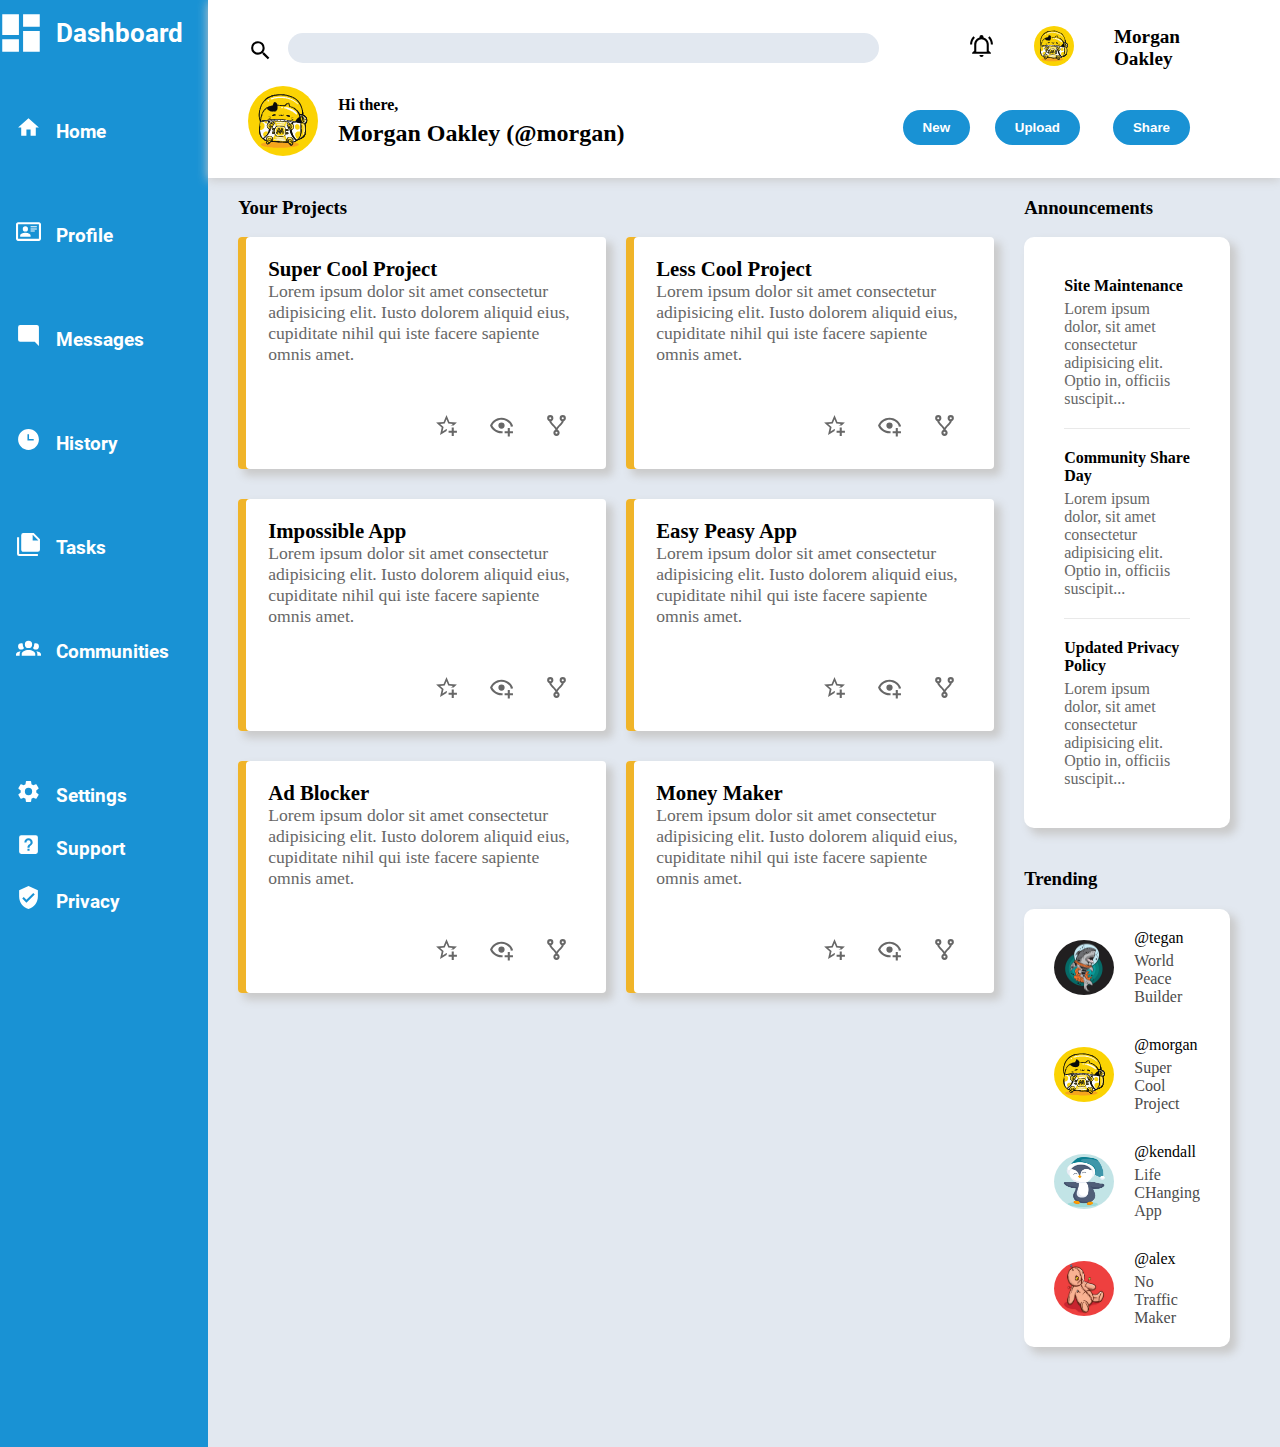
<file: index.html>
<!DOCTYPE html>
<html lang="en">
<head>
    <meta charset="UTF-8">
    <meta name="viewport" content="width=device-width, initial-scale=1.0">
    <title>Template</title>
    <link rel="stylesheet" href="./styles.css">
</head>
<body>
    <div class="container">

        <div class="sidebar">
            <div class="title">
                <h1>Dashboard</h1>
            </div>
            <div class="nav-top">
                <a href="">Home</a>
                <a href="">Profile</a>
                <a href="">Messages</a>
                <a href="">History</a>
                <a href="">Tasks</a>
                <a href="">Communities</a>
            </div>
            <div class="nav-bottom">
                <a href="">Settings</a>
                <a href="">Support</a>
                <a href="">Privacy</a>
            </div>
        </div>



        <div class="header">
            <div class="top">
                <div class="top-left">
                    <label class="search-icon" for="search"></label>
                    <input type="search" id="search">
                </div>
                <div class="top-right">
                    <a href="" class="bell"></a>
                    <a href=""></a>
                    <h2>Morgan Oakley</h2>
                </div>
            </div>
            <div class="bottom">
                <div class="bottom-left">
                    <a href="" class="profile-pic"></a>
                    <p>Hi there,</p>
                    <h2>Morgan Oakley (<a href="">@morgan</a>)</h2>

                </div>
                <div class="bottom-right">
                    <button>New</button>
                    <button>Upload</button>
                    <button>Share</button>
                </div>
            </div>
        </div>

        <div class="main-area">
            <div class="main-left">
                <h3>Your Projects</h3>
            <div class="cards">
                <div class="card-1">
                    <h4>Super Cool Project</h4>
                    <p>Lorem ipsum dolor sit amet consectetur adipisicing elit. Iusto dolorem aliquid eius, cupiditate nihil qui iste facere sapiente omnis amet.</p>
                    <div>
                        <span></span>
                        <span></span>
                        <span></span>
                    </div>
                </div>
                <div class="card-2">
                    <h4>Less Cool Project</h4>
                    <p>Lorem ipsum dolor sit amet consectetur adipisicing elit. Iusto dolorem aliquid eius, cupiditate nihil qui iste facere sapiente omnis amet.</p>
                    <div>
                        <span></span>
                        <span></span>
                        <span></span>
                    </div>
                </div>
                <div class="card-3">
                    <h4>Impossible App</h4>
                    <p>Lorem ipsum dolor sit amet consectetur adipisicing elit. Iusto dolorem aliquid eius, cupiditate nihil qui iste facere sapiente omnis amet.</p>
                    <div>
                        <span></span>
                        <span></span>
                        <span></span>
                    </div>
                </div>
                <div class="card-4">
                    <h4>Easy Peasy App</h4>
                    <p>Lorem ipsum dolor sit amet consectetur adipisicing elit. Iusto dolorem aliquid eius, cupiditate nihil qui iste facere sapiente omnis amet.</p>
                    <div>
                        <span></span>
                        <span></span>
                        <span></span>
                    </div>
                </div>
                <div class="card-5">
                    <h4>Ad Blocker</h4>
                    <p>Lorem ipsum dolor sit amet consectetur adipisicing elit. Iusto dolorem aliquid eius, cupiditate nihil qui iste facere sapiente omnis amet.</p>
                    <div>
                        <span></span>
                        <span></span>
                        <span></span>
                    </div>
                </div>
                <div class="card-6">
                    <h4>Money Maker</h4>
                    <p>Lorem ipsum dolor sit amet consectetur adipisicing elit. Iusto dolorem aliquid eius, cupiditate nihil qui iste facere sapiente omnis amet.</p>
                    <div>
                        <span></span>
                        <span></span>
                        <span></span>
                    </div>
                </div>
            </div>
        </div>
            <div class="main-right">
                <h3>Announcements</h3>
            <div class="cards-top">
                <div class="card-top-1">
                    <h4>Site Maintenance</h4>
                    <p>Lorem ipsum dolor, sit amet consectetur adipisicing elit. Optio in, officiis suscipit...</p>
                </div>
                <div class="card-top-2">
                    <h4>Community Share Day</h4>
                    <p>Lorem ipsum dolor, sit amet consectetur adipisicing elit. Optio in, officiis suscipit...</p>
                </div>
                <div class="card-top-3">
                    <h4>Updated Privacy Policy</h4>
                    <p>Lorem ipsum dolor, sit amet consectetur adipisicing elit. Optio in, officiis suscipit...</p>
                </div>
            </div>
            <h3>Trending</h3>
            <div class="cards-bottom">
                <img src="png/shark.jpg" alt="" width="60px" height="55px" style="border-radius: 50%;">
                <div class="card-bottom-1">
                    <h4>@tegan</h4>
                    <p>World Peace Builder</p>
                </div>
                <img src="svgs/cat.svg" alt="" width="60px" height="55px" style="border-radius: 50%;">
                <div class="card-bottom-2">
                    <h4>@morgan</h4>
                    <p>Super Cool Project</p>
                </div>
                <img src="png/penguin.png" alt="" width="60px" height="55px" style="border-radius: 50%;">
                <div class="card-bottom-3">
                    <h4>@kendall</h4>
                    <p>Life CHanging App</p>
                </div>
                <img src="png/sad.jpg" alt="" width="60px" height="55px" style="border-radius: 50%;">
                <div class="card-bottom-4">
                    <h4>@alex</h4>
                    <p>No Traffic Maker</p>
                </div>
            </div>
        </div>





            </div>
        </div>


    </div>
</body>
</html>
</file>
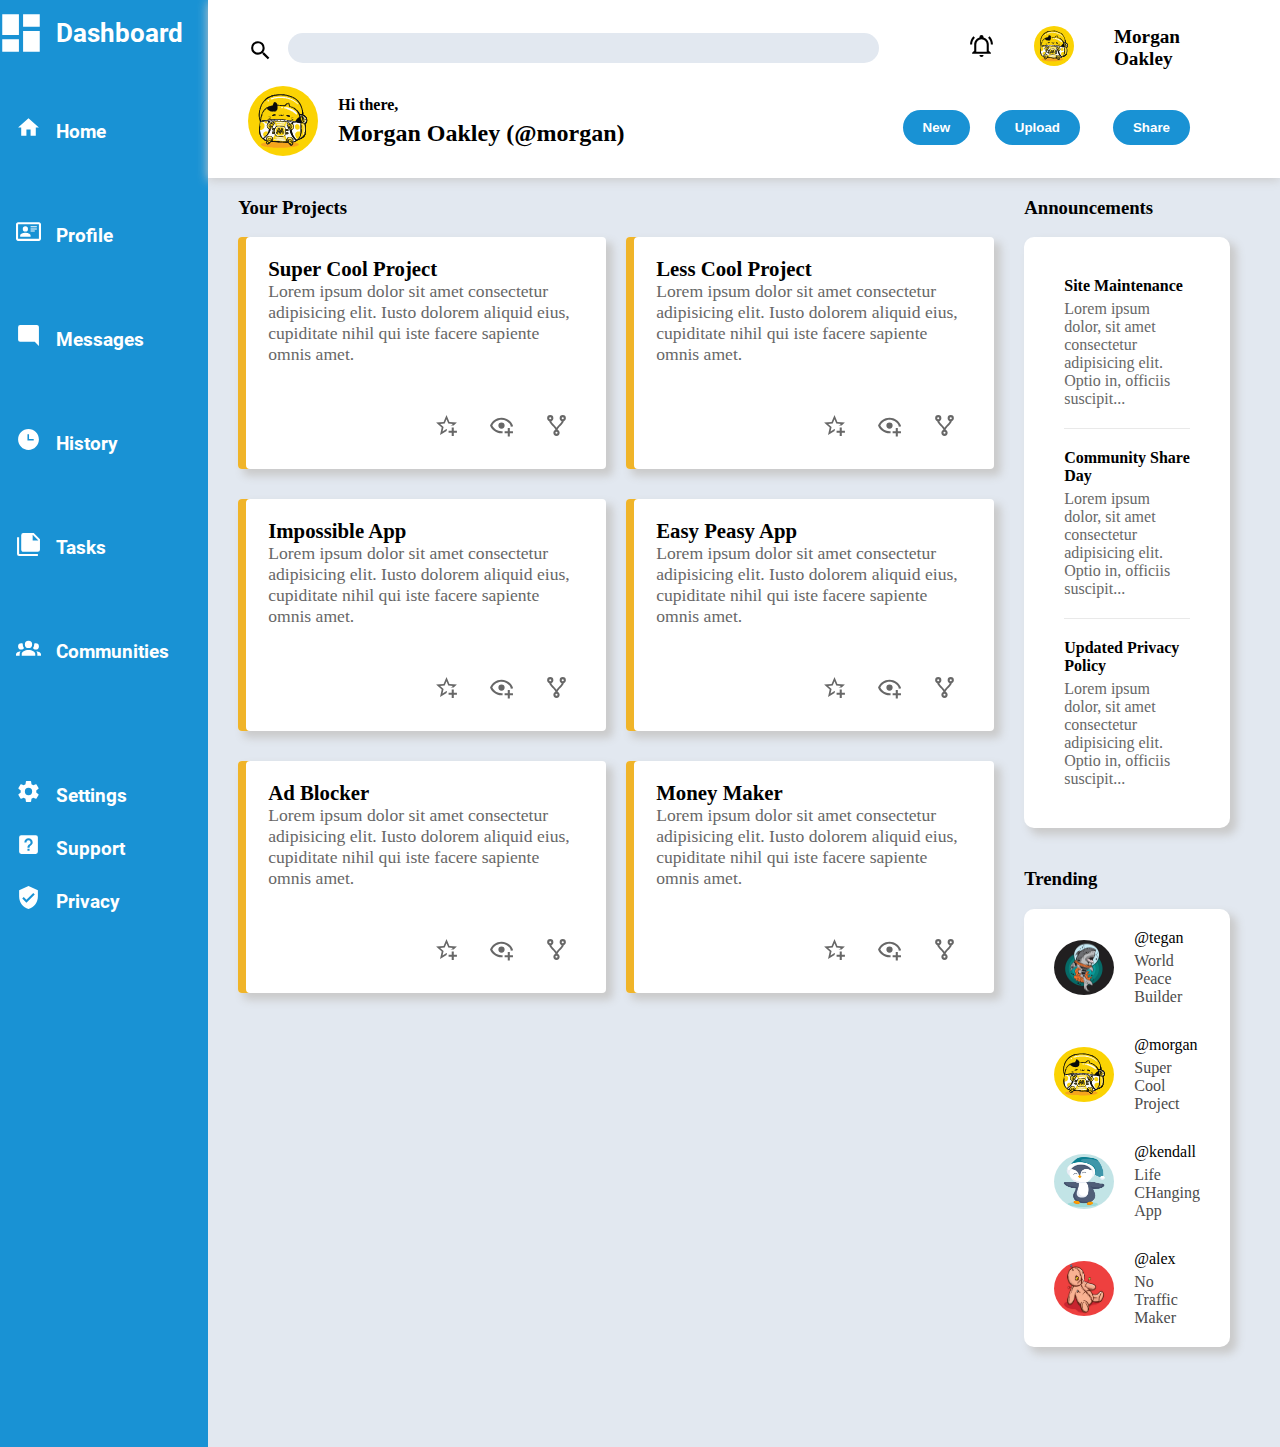
<file: test.html>
<!DOCTYPE html>
<html lang="en">
<head>
    <meta charset="UTF-8">
    <meta name="viewport" content="width=device-width, initial-scale=1.0">
    <title>Template</title>
    <link rel="stylesheet" href="./teststyles.css">
</head>
<body>
    <div class="container">

        <div class="sidebar">
            <div class="title">
                <h1>Dashboard</h1>
            </div>
            <div class="nav-top">
                <a href="">Home</a>
                <a href="">Profile</a>
                <a href="">Messages</a>
                <a href="">History</a>
                <a href="">Tasks</a>
                <a href="">Communities</a>
            </div>
            <div class="nav-bottom">
                <a href="">Settings</a>
                <a href="">Support</a>
                <a href="">Privacy</a>
            </div>
        </div>



        <div class="header">
            <div class="top">
                <div class="top-left">
                    <label class="search-icon" for="search"></label>
                    <input type="search" id="search">
                </div>
                <div class="top-right">
                    <a href="" class="bell"></a>
                    <a href=""></a>
                    <h2>Morgan Oakley</h2>
                </div>
            </div>
            <div class="bottom">
                <div class="bottom-left">
                    <a href="" class="profile-pic"></a>
                    <p>Hi there,</p>
                    <h2>Morgan Oakley (<a href="">@morgan</a>)</h2>

                </div>
                <div class="bottom-right">
                    <button>New</button>
                    <button>Upload</button>
                    <button>Share</button>
                </div>
            </div>
        </div>

        <div class="main-area">
            <div class="main-left">
                <h3>Your Projects</h3>
            <div class="cards">
                <div class="card-1">
                    <h4>Super Cool Project</h4>
                    <p>Lorem ipsum dolor sit amet consectetur adipisicing elit. Iusto dolorem aliquid eius, cupiditate nihil qui iste facere sapiente omnis amet.</p>
                    <div>
                        <span></span>
                        <span></span>
                        <span></span>
                    </div>
                </div>
                <div class="card-2">
                    <h4>Less Cool Project</h4>
                    <p>Lorem ipsum dolor sit amet consectetur adipisicing elit. Iusto dolorem aliquid eius, cupiditate nihil qui iste facere sapiente omnis amet.</p>
                    <div>
                        <span></span>
                        <span></span>
                        <span></span>
                    </div>
                </div>
                <div class="card-3">
                    <h4>Impossible App</h4>
                    <p>Lorem ipsum dolor sit amet consectetur adipisicing elit. Iusto dolorem aliquid eius, cupiditate nihil qui iste facere sapiente omnis amet.</p>
                    <div>
                        <span></span>
                        <span></span>
                        <span></span>
                    </div>
                </div>
                <div class="card-4">
                    <h4>Easy Peasy App</h4>
                    <p>Lorem ipsum dolor sit amet consectetur adipisicing elit. Iusto dolorem aliquid eius, cupiditate nihil qui iste facere sapiente omnis amet.</p>
                    <div>
                        <span></span>
                        <span></span>
                        <span></span>
                    </div>
                </div>
                <div class="card-5">
                    <h4>Ad Blocker</h4>
                    <p>Lorem ipsum dolor sit amet consectetur adipisicing elit. Iusto dolorem aliquid eius, cupiditate nihil qui iste facere sapiente omnis amet.</p>
                    <div>
                        <span></span>
                        <span></span>
                        <span></span>
                    </div>
                </div>
                <div class="card-6">
                    <h4>Money Maker</h4>
                    <p>Lorem ipsum dolor sit amet consectetur adipisicing elit. Iusto dolorem aliquid eius, cupiditate nihil qui iste facere sapiente omnis amet.</p>
                    <div>
                        <span></span>
                        <span></span>
                        <span></span>
                    </div>
                </div>
            </div>
        </div>
            <div class="main-right">
                <h3>Announcements</h3>
            <div class="cards-top">
                <div class="card-top-1">
                    <h4>Site Maintenance</h4>
                    <p>Lorem ipsum dolor, sit amet consectetur adipisicing elit. Optio in, officiis suscipit...</p>
                </div>
                <div class="card-top-2">
                    <h4>Community Share Day</h4>
                    <p>Lorem ipsum dolor, sit amet consectetur adipisicing elit. Optio in, officiis suscipit...</p>
                </div>
                <div class="card-top-3">
                    <h4>Updated Privacy Policy</h4>
                    <p>Lorem ipsum dolor, sit amet consectetur adipisicing elit. Optio in, officiis suscipit...</p>
                </div>
            </div>
            <h3>Trending</h3>
            <div class="cards-bottom">
                <img src="png/shark.jpg" alt="" width="60px" height="55px" style="border-radius: 50%;">
                <div class="card-bottom-1">
                    <h4>@tegan</h4>
                    <p>World Peace Builder</p>
                </div>
                <img src="svgs/cat.svg" alt="" width="60px" height="55px" style="border-radius: 50%;">
                <div class="card-bottom-2">
                    <h4>@morgan</h4>
                    <p>Super Cool Project</p>
                </div>
                <img src="png/penguin.png" alt="" width="60px" height="55px" style="border-radius: 50%;">
                <div class="card-bottom-3">
                    <h4>@kendall</h4>
                    <p>Life CHanging App</p>
                </div>
                <img src="png/sad.jpg" alt="" width="60px" height="55px" style="border-radius: 50%;">
                <div class="card-bottom-4">
                    <h4>@alex</h4>
                    <p>No Traffic Maker</p>
                </div>
            </div>
        </div>





            </div>
        </div>


    </div>
</body>
</html>
</file>
<file: styles.css>
:root{
    --main-bg-color: #1992D4;
    &>*{
    margin: 0;
    padding: 0;
}
}

@font-face {
    font-family: Roboto;
    src: url(./fonts/Roboto-Bold.ttf);
}



body {
    padding: 0;
    margin: 0;

    & a{
        text-decoration: none;
        color: black;
        
        &:visited{
            text-decoration: none;
        }
        &:active {
            color: black;
            text-decoration: none;
      }
    }
}

.container {
    display: grid;
    grid-template-columns: 1fr 6fr;


    &>div{
        
    }

    &>.sidebar{
        grid-column: 1;
        grid-row: 1 / 3;
        display: grid;
        grid-template-columns: 30px 1fr;  
        grid-template-rows: 120px 1fr 1fr;   
        /* gap: 50px; */
        background: var(--main-bg-color);
        color: white;
        font-family: Roboto;
        font-size: clamp(.7rem, 20vw, 1.2rem);
        /* font-size: clamp(1rem, 10vw, 1.4rem); */
        &>*{
            margin-left: 2vw;
            margin-right: 2vw;
        }
        & a{
            color: white;
            font-family: Roboto;
            align-items: center;
            grid-column: 1;
            position: relative;

        }

        & .title{
            font-size: clamp(.5rem, 20vw ,.8rem);
            grid-column: 2/-1;
            grid-row: 1;
            position: relative;
            display: grid;
            grid-template-rows: 1px 1fr 1px;
            margin-bottom: auto;
            &>h1{
                position: relative;
                justify-self: center;
                grid-row: 2;
                align-self: center;
            }
            & h1::before{
                display: inline-flex;
                content: "";
                background-image: url("svgs/dashboard-icons/view-dashboard.svg");
                background-position: center;
                background-repeat: no-repeat;
                width: 50px;
                height: 50px;
                position: absolute;
                left: -60px;
                top: -10px;
            }
        }
        & .nav-top{
            grid-column: 2/-1;
            grid-row: 2;
            display: grid;
            margin-bottom: 40px;

            & a:nth-of-type(1)::before{
                display: inline-flex;
                content: "";
                background-image: url("svgs/dashboard-icons/home.svg");
                background-position: center;
                background-repeat: no-repeat;
                width: 25px;
                height: 25px;
                position: absolute;
                left: -40px;
                top: -5px;
            }
            & a:nth-of-type(2)::before{
                display: inline-flex;
                content: "";
                background-image: url("svgs/dashboard-icons/card-account-details-outline.svg");
                background-position: center;
                background-repeat: no-repeat;
                width: 25px;
                height: 25px;
                position: absolute;
                left: -40px;
                top: -5px;
            }
            & a:nth-of-type(3)::before{
                display: inline-flex;
                content: "";
                background-image: url("svgs/dashboard-icons/message-reply.svg");
                background-position: center;
                background-repeat: no-repeat;
                width: 25px;
                height: 25px;
                position: absolute;
                left: -40px;
                top: -5px;
            }
            & a:nth-of-type(4)::before{
                display: inline-flex;
                content: "";
                background-image: url("svgs/dashboard-icons/clock-time-three.svg");
                background-position: center;
                background-repeat: no-repeat;
                width: 25px;
                height: 25px;
                position: absolute;
                left: -40px;
                top: -5px;
            }
            & a:nth-of-type(5)::before{
                display: inline-flex;
                content: "";
                background-image: url("svgs/dashboard-icons/note-multiple.svg");
                background-position: center;
                background-repeat: no-repeat;
                width: 25px;
                height: 25px;
                position: absolute;
                left: -40px;
                top: -5px;
            }
            & a:nth-of-type(6)::before{
                display: inline-flex;
                content: "";
                background-image: url("svgs/dashboard-icons/account-group.svg");
                background-position: center;
                background-repeat: no-repeat;
                width: 25px;
                height: 25px;
                position: absolute;
                left: -40px;
                top: -5px;
            }
        }
        & .nav-bottom{
            grid-column: 2/-1;
            grid-row: 3;
            display: flex;
            flex-direction: column;
            gap: 30px;
            
            & a:nth-of-type(1)::before{
                display: inline-flex;
                content: "";
                background-image: url("svgs/dashboard-icons/cog.svg");
                background-position: center;
                background-repeat: no-repeat;
                width: 25px;
                height: 25px;
                position: absolute;
                left: -40px;
                top: -5px;
            }
            & a:nth-of-type(2)::before{
                display: inline-flex;
                content: "";
                background-image: url("svgs/dashboard-icons/help-box.svg");
                background-position: center;
                background-repeat: no-repeat;
                width: 25px;
                height: 25px;
                position: absolute;
                left: -40px;
                top: -5px;
            }
            & a:nth-of-type(3)::before{
                display: inline-flex;
                content: "";
                background-image: url("svgs/dashboard-icons/shield-check.svg");
                background-position: center;
                background-repeat: no-repeat;
                width: 25px;
                height: 25px;
                position: absolute;
                left: -40px;
                top: -5px;
            }
            
        }
    }

    & .header{
        grid-column: 2;
        z-index: 1;
        display: grid;
        grid-template-rows: 10px 60px  min-content;
        box-shadow: 0px 2px 10px rgb(202, 202, 202);
        & .top{
            display: grid;
            grid-template-columns: 3fr 1fr;
            grid-row: 2;
            align-items: center;
           
        & .top-left{
            grid-column: 1;
            display: grid;
            grid-template-columns: 80px repeat(4, 1fr) 90px;
            justify-content: space-between;
            
            
            & .search-icon{
                justify-self: end;
                display:grid;
                position: relative;
            }

            & .search-icon::after{
               content: url('svgs/magnify.svg');
               width: 10px;
               height: 10px;
               position: absolute;
               left: -40px;
               top: 5px;
            }

            & input{
                appearance: none;
                -webkit-appearance: none;
                grid-column: 2 / 6;
                height: 30px;
                background-color: #E2E8F0;
                border-radius: 15px;
                border: none;
            }
        }
        & .top-right{
            grid-column: 2;
            display: flex;
            grid-template-columns: 1fr 1fr min-content 40px;
            gap: 40px;
            align-items: center;
            justify-self: flex-end;
            margin-right: 100px;
            & .bell::after{
                display: inline-flex;
                content: "";
                background-image: url('svgs/bell-ring-outline.svg');
                width: 25px;
                height: 25px;
            }

            & a:nth-of-type(2)::after{
                display: inline-flex;
                content: "";
                background-image: url("svgs/cat.svg");
                background-size: 40px;
                background-position: center;
                background-repeat: no-repeat;
                border-radius: 50%;
                width: 40px;
                height: 40px;
            }
            &>h2{
                grid-column: 3;
                font-size: clamp(.7rem, 20vw, 1.2rem);
            }
        }
     }

     & .bottom {
        display: grid;
        grid-template-columns: 1fr 1fr;
        grid-row: 3;
        margin-top: 10px;
        & .bottom-left{
            grid-column: 1;
            display: grid;
            grid-template-columns: 40px min-content 3fr;
            grid-template-rows: 20px min-content;
            & .profile-pic{
                grid-row: 1 / -1;
                grid-column: 2;
                align-self: center;
                justify-self: center;
                margin-right: 20px;
                &::after{
                    display: inline-flex;
                    content: "";
                    background-image: url("svgs/cat.svg");
                    background-repeat: no-repeat;
                    background-size: 70px;
                    background-position: center;
                    border-radius: 50%;
                    width: 70px;
                    height: 70px;

                }
            }

            & p{
                grid-column: 3;
                font-weight: bold;
            }
            & h2{
                grid-column: 3;
            }
        }
        & .bottom-right{
            grid-column: 2;
            display: inline-grid;
            grid-template-columns: repeat(3, 40px) 20px;
            grid-template-rows: 0px 1fr 3px;
            row-gap: 30px;
            column-gap: 70px;
            justify-items: end;
            justify-content: end;

        
            & button{
                grid-row: 2;
                background-color: var(--main-bg-color);
                border: none;
                color: white;
                padding: 10px 20px;
                border-radius: 30px;
                font-weight: bold;
            }
        }
     }
    }

    & .main-area{
        background: #E2E8F0;
        grid-column: 2;
        display: grid;
        grid-template-columns:0px  4fr 1fr 20px;
        gap: 30px;


        & .main-left{
            grid-column: 2;

        }

        & .cards{
            display: grid;
            column-gap: 20px;
            row-gap: 30px;
            grid-template-columns: repeat(auto-fit, minmax(300px, 1fr));
            &>div{
                background-color: white;   
                padding: 20px 30px;
                border-radius: 4px;
                box-shadow: 6px 6px 8px 1px rgb(202, 202, 202),/* Sombra externa */
                inset 8px 0px #F0B429; /* Sombra interna */

                &>h4{
                    font-size: clamp(.6rem, 8vw, 1.3rem);
                    margin: 0;
                }
                &>p{
                    color: #676767;
                    margin: 0;
                    margin-bottom: 40px;
                    font-size: clamp(.4rem, 8vw, 1.1rem);
                }

                &>div {
                    display: flex;
                    gap: 15px;
                    justify-content: end;
                }

                &>div>span:nth-of-type(1):after{
                    display: inline-flex;
                    content: "";
                    background-image: url(svgs/star-plus-outline.svg);
                    background-repeat: no-repeat;
                    background-size: 25px;
                    background-position: center;
                    width: 40px;
                    height: 40px;
                }
                &>div>span:nth-of-type(2):after{
                    display: inline-flex;
                    content: "";
                    background-image: url(svgs/eye-plus-outline.svg);
                    background-repeat: no-repeat;
                    background-size: 25px;
                    background-position: center;
                    width: 40px;
                    height: 40px;
                }
                &>div>span:nth-of-type(3):after{
                    display: inline-flex;
                    content: "";
                    background-image: url(svgs/source-fork.svg);
                    background-repeat: no-repeat;
                    background-size: 25px;
                    background-position: center;
                    width: 40px;
                    height: 40px;
                }
            }
        }
    }
    & .main-right{
        & .cards-top{
            background-color: white;
            padding: 20px 40px;
            border-radius: 10px;
            box-shadow: 6px 6px 8px 1px rgb(202, 202, 202);/* Sombra externa */
            margin-bottom: 40px;
            &>div:not(:nth-child(3)){
                border-bottom: 1px solid #e9e9e9;
                &>h4{
                    margin: 0;
                    margin-top: 20px;
                }
                &>p{
                    margin-bottom: 20px;
                    margin-top: 5px;
                    color: #676767;
                }
            }
            &>div:nth-last-child(1){
                &>h4{
                    margin: 0;
                    margin-top: 20px;
                }
                &>p{
                    margin-bottom: 20px;
                    margin-top: 5px;
                    color: #676767;
                }
            }
        }
    }
    & .cards-bottom{
        display: grid;
        grid-template-columns: 1fr 3fr;
        grid-template-rows: repeat(4, 1fr);
        background-color: white;
        padding: 20px 30px;
       row-gap: 30px;
        border-radius: 10px;
        box-shadow: 6px 6px 8px 1px rgb(202, 202, 202);/* Sombra externa */
        margin-bottom: 100px;

        &>div:nth-of-type(1){
        grid-column: 2;
        display: grid;
        align-self: center;

        }
        &>div:nth-of-type(2){
            grid-column: 2;
        }
        &>div:nth-of-type(3){
            grid-column: 2;
        }
        &>div:nth-of-type(4){
            grid-column: 2;
        }
&>img{
    margin-right: 20px;
    grid-column: 1;
    justify-self: center;
    align-self: center;
}
&>div>h4{
    font-weight: 500;
    margin: 0;
    margin-bottom: 5px;
}
&>div>p{
    color: #4b4b4b;
    margin: 0;
}
}
}
</file>
<file: teststyles.css>
:root{
    --main-bg-color: #1992D4;
    &>*{
    margin: 0;
    padding: 0;
}
}

@font-face {
    font-family: Roboto;
    src: url(./fonts/Roboto-Bold.ttf);
}



body {
    padding: 0;
    margin: 0;

    & a{
        text-decoration: none;
        color: black;
        
        &:visited{
            text-decoration: none;
        }
        &:active {
            color: black;
            text-decoration: none;
      }
    }
}

.container {
    display: grid;
    grid-template-columns: 1fr 6fr;


    &>div{
        
    }

    &>.sidebar{
        grid-column: 1;
        grid-row: 1 / 3;
        display: grid;
        grid-template-columns: 30px 1fr;  
        grid-template-rows: 120px 1fr 1fr;   
        /* gap: 50px; */
        background: var(--main-bg-color);
        color: white;
        font-family: Roboto;
        font-size: clamp(.7rem, 20vw, 1.2rem);
        /* font-size: clamp(1rem, 10vw, 1.4rem); */
        &>*{
            margin-left: 2vw;
            margin-right: 2vw;
        }
        & a{
            color: white;
            font-family: Roboto;
            align-items: center;
            grid-column: 1;
            position: relative;

        }

        & .title{
            font-size: clamp(.5rem, 20vw ,.8rem);
            grid-column: 2/-1;
            grid-row: 1;
            position: relative;
            display: grid;
            grid-template-rows: 1px 1fr 1px;
            margin-bottom: auto;
            &>h1{
                position: relative;
                justify-self: center;
                grid-row: 2;
                align-self: center;
            }
            & h1::before{
                display: inline-flex;
                content: "";
                background-image: url("svgs/dashboard-icons/view-dashboard.svg");
                background-position: center;
                background-repeat: no-repeat;
                width: 50px;
                height: 50px;
                position: absolute;
                left: -60px;
                top: -10px;
            }
        }
        & .nav-top{
            grid-column: 2/-1;
            grid-row: 2;
            display: grid;
            margin-bottom: 40px;

            & a:nth-of-type(1)::before{
                display: inline-flex;
                content: "";
                background-image: url("svgs/dashboard-icons/home.svg");
                background-position: center;
                background-repeat: no-repeat;
                width: 25px;
                height: 25px;
                position: absolute;
                left: -40px;
                top: -5px;
            }
            & a:nth-of-type(2)::before{
                display: inline-flex;
                content: "";
                background-image: url("svgs/dashboard-icons/card-account-details-outline.svg");
                background-position: center;
                background-repeat: no-repeat;
                width: 25px;
                height: 25px;
                position: absolute;
                left: -40px;
                top: -5px;
            }
            & a:nth-of-type(3)::before{
                display: inline-flex;
                content: "";
                background-image: url("svgs/dashboard-icons/message-reply.svg");
                background-position: center;
                background-repeat: no-repeat;
                width: 25px;
                height: 25px;
                position: absolute;
                left: -40px;
                top: -5px;
            }
            & a:nth-of-type(4)::before{
                display: inline-flex;
                content: "";
                background-image: url("svgs/dashboard-icons/clock-time-three.svg");
                background-position: center;
                background-repeat: no-repeat;
                width: 25px;
                height: 25px;
                position: absolute;
                left: -40px;
                top: -5px;
            }
            & a:nth-of-type(5)::before{
                display: inline-flex;
                content: "";
                background-image: url("svgs/dashboard-icons/note-multiple.svg");
                background-position: center;
                background-repeat: no-repeat;
                width: 25px;
                height: 25px;
                position: absolute;
                left: -40px;
                top: -5px;
            }
            & a:nth-of-type(6)::before{
                display: inline-flex;
                content: "";
                background-image: url("svgs/dashboard-icons/account-group.svg");
                background-position: center;
                background-repeat: no-repeat;
                width: 25px;
                height: 25px;
                position: absolute;
                left: -40px;
                top: -5px;
            }
        }
        & .nav-bottom{
            grid-column: 2/-1;
            grid-row: 3;
            display: flex;
            flex-direction: column;
            gap: 30px;
            
            & a:nth-of-type(1)::before{
                display: inline-flex;
                content: "";
                background-image: url("svgs/dashboard-icons/cog.svg");
                background-position: center;
                background-repeat: no-repeat;
                width: 25px;
                height: 25px;
                position: absolute;
                left: -40px;
                top: -5px;
            }
            & a:nth-of-type(2)::before{
                display: inline-flex;
                content: "";
                background-image: url("svgs/dashboard-icons/help-box.svg");
                background-position: center;
                background-repeat: no-repeat;
                width: 25px;
                height: 25px;
                position: absolute;
                left: -40px;
                top: -5px;
            }
            & a:nth-of-type(3)::before{
                display: inline-flex;
                content: "";
                background-image: url("svgs/dashboard-icons/shield-check.svg");
                background-position: center;
                background-repeat: no-repeat;
                width: 25px;
                height: 25px;
                position: absolute;
                left: -40px;
                top: -5px;
            }
            
        }
    }

    & .header{
        grid-column: 2;
        z-index: 1;
        display: grid;
        grid-template-rows: 10px 60px  min-content;
        box-shadow: 0px 2px 10px rgb(202, 202, 202);
        & .top{
            display: grid;
            grid-template-columns: 3fr 1fr;
            grid-row: 2;
            align-items: center;
           
        & .top-left{
            grid-column: 1;
            display: grid;
            grid-template-columns: 80px repeat(4, 1fr) 90px;
            justify-content: space-between;
            
            
            & .search-icon{
                justify-self: end;
                display:grid;
                position: relative;
            }

            & .search-icon::after{
               content: url('svgs/magnify.svg');
               width: 10px;
               height: 10px;
               position: absolute;
               left: -40px;
               top: 5px;
            }

            & input{
                appearance: none;
                -webkit-appearance: none;
                grid-column: 2 / 6;
                height: 30px;
                background-color: #E2E8F0;
                border-radius: 15px;
                border: none;
            }
        }
        & .top-right{
            grid-column: 2;
            display: flex;
            grid-template-columns: 1fr 1fr min-content 40px;
            gap: 40px;
            align-items: center;
            justify-self: flex-end;
            margin-right: 100px;
            & .bell::after{
                display: inline-flex;
                content: "";
                background-image: url('svgs/bell-ring-outline.svg');
                width: 25px;
                height: 25px;
            }

            & a:nth-of-type(2)::after{
                display: inline-flex;
                content: "";
                background-image: url("svgs/cat.svg");
                background-size: 40px;
                background-position: center;
                background-repeat: no-repeat;
                border-radius: 50%;
                width: 40px;
                height: 40px;
            }
            &>h2{
                grid-column: 3;
                font-size: clamp(.7rem, 20vw, 1.2rem);
            }
        }
     }

     & .bottom {
        display: grid;
        grid-template-columns: 1fr 1fr;
        grid-row: 3;
        margin-top: 10px;
        & .bottom-left{
            grid-column: 1;
            display: grid;
            grid-template-columns: 40px min-content 3fr;
            grid-template-rows: 20px min-content;
            & .profile-pic{
                grid-row: 1 / -1;
                grid-column: 2;
                align-self: center;
                justify-self: center;
                margin-right: 20px;
                &::after{
                    display: inline-flex;
                    content: "";
                    background-image: url("svgs/cat.svg");
                    background-repeat: no-repeat;
                    background-size: 70px;
                    background-position: center;
                    border-radius: 50%;
                    width: 70px;
                    height: 70px;

                }
            }

            & p{
                grid-column: 3;
                font-weight: bold;
            }
            & h2{
                grid-column: 3;
            }
        }
        & .bottom-right{
            grid-column: 2;
            display: inline-grid;
            grid-template-columns: repeat(3, 40px) 20px;
            grid-template-rows: 0px 1fr 3px;
            row-gap: 30px;
            column-gap: 70px;
            justify-items: end;
            justify-content: end;

        
            & button{
                grid-row: 2;
                background-color: var(--main-bg-color);
                border: none;
                color: white;
                padding: 10px 20px;
                border-radius: 30px;
                font-weight: bold;
            }
        }
     }
    }

    & .main-area{
        background: #E2E8F0;
        grid-column: 2;
        display: grid;
        grid-template-columns:0px  4fr 1fr 20px;
        gap: 30px;


        & .main-left{
            grid-column: 2;

        }

        & .cards{
            display: grid;
            column-gap: 20px;
            row-gap: 30px;
            grid-template-columns: repeat(auto-fit, minmax(300px, 1fr));
            &>div{
                background-color: white;   
                padding: 20px 30px;
                border-radius: 4px;
                box-shadow: 6px 6px 8px 1px rgb(202, 202, 202),/* Sombra externa */
                inset 8px 0px #F0B429; /* Sombra interna */

                &>h4{
                    font-size: clamp(.6rem, 8vw, 1.3rem);
                    margin: 0;
                }
                &>p{
                    color: #676767;
                    margin: 0;
                    margin-bottom: 40px;
                    font-size: clamp(.4rem, 8vw, 1.1rem);
                }

                &>div {
                    display: flex;
                    gap: 15px;
                    justify-content: end;
                }

                &>div>span:nth-of-type(1):after{
                    display: inline-flex;
                    content: "";
                    background-image: url(svgs/star-plus-outline.svg);
                    background-repeat: no-repeat;
                    background-size: 25px;
                    background-position: center;
                    width: 40px;
                    height: 40px;
                }
                &>div>span:nth-of-type(2):after{
                    display: inline-flex;
                    content: "";
                    background-image: url(svgs/eye-plus-outline.svg);
                    background-repeat: no-repeat;
                    background-size: 25px;
                    background-position: center;
                    width: 40px;
                    height: 40px;
                }
                &>div>span:nth-of-type(3):after{
                    display: inline-flex;
                    content: "";
                    background-image: url(svgs/source-fork.svg);
                    background-repeat: no-repeat;
                    background-size: 25px;
                    background-position: center;
                    width: 40px;
                    height: 40px;
                }
            }
        }
    }
    & .main-right{
        & .cards-top{
            background-color: white;
            padding: 20px 40px;
            border-radius: 10px;
            box-shadow: 6px 6px 8px 1px rgb(202, 202, 202);/* Sombra externa */
            margin-bottom: 40px;
            &>div:not(:nth-child(3)){
                border-bottom: 1px solid #e9e9e9;
                &>h4{
                    margin: 0;
                    margin-top: 20px;
                }
                &>p{
                    margin-bottom: 20px;
                    margin-top: 5px;
                    color: #676767;
                }
            }
            &>div:nth-last-child(1){
                &>h4{
                    margin: 0;
                    margin-top: 20px;
                }
                &>p{
                    margin-bottom: 20px;
                    margin-top: 5px;
                    color: #676767;
                }
            }
        }
    }
    & .cards-bottom{
        display: grid;
        grid-template-columns: 1fr 3fr;
        grid-template-rows: repeat(4, 1fr);
        background-color: white;
        padding: 20px 30px;
       row-gap: 30px;
        border-radius: 10px;
        box-shadow: 6px 6px 8px 1px rgb(202, 202, 202);/* Sombra externa */
        margin-bottom: 100px;

        &>div:nth-of-type(1){
        grid-column: 2;
        display: grid;
        align-self: center;

        }
        &>div:nth-of-type(2){
            grid-column: 2;
        }
        &>div:nth-of-type(3){
            grid-column: 2;
        }
        &>div:nth-of-type(4){
            grid-column: 2;
        }
&>img{
    margin-right: 20px;
    grid-column: 1;
    justify-self: center;
    align-self: center;
}
&>div>h4{
    font-weight: 500;
    margin: 0;
    margin-bottom: 5px;
}
&>div>p{
    color: #4b4b4b;
    margin: 0;
}
}
}
</file>
